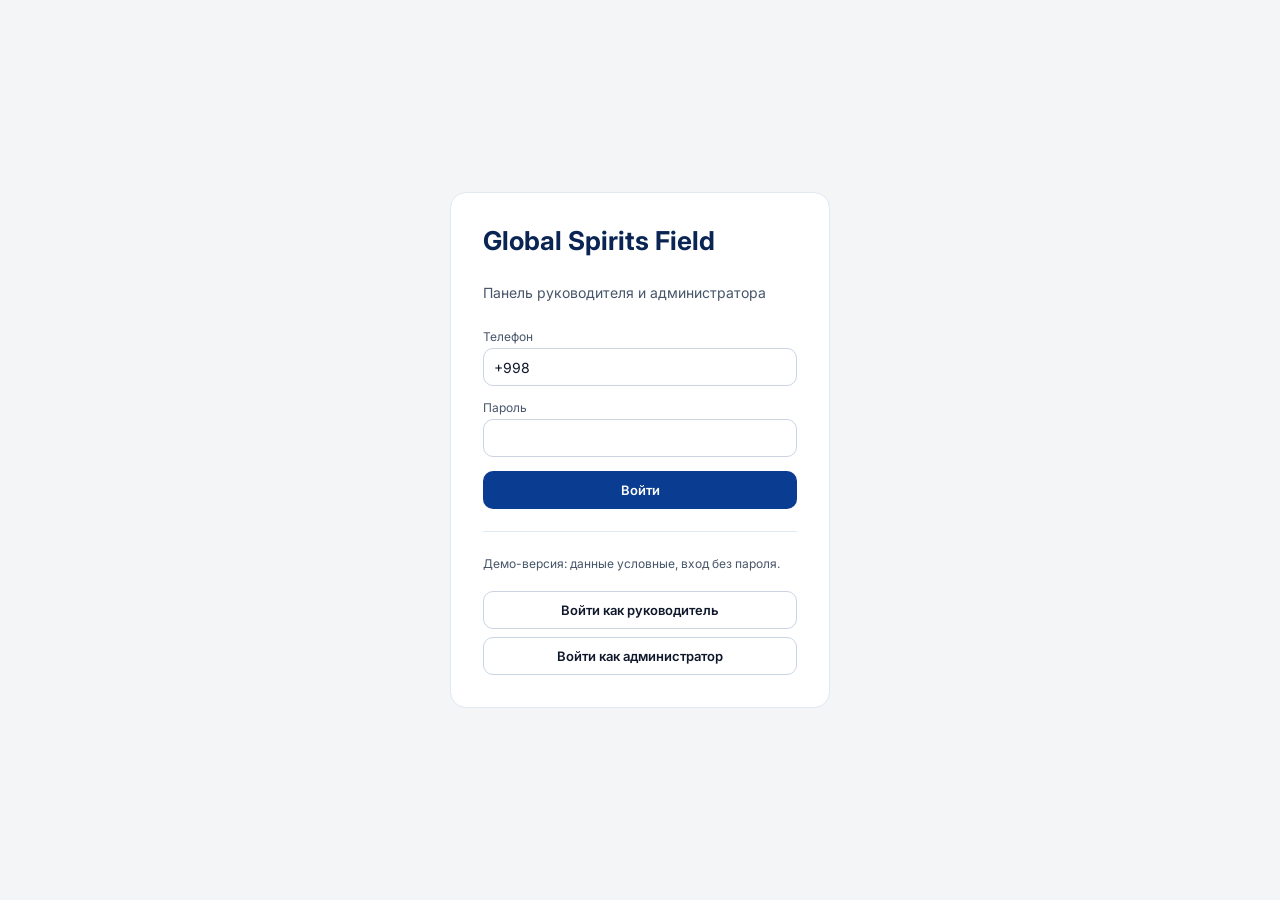
<file: panel/index.html>
<!doctype html>
<html lang="ru">
  <head>
    <meta charset="UTF-8" />
    <meta name="viewport" content="width=device-width, initial-scale=1.0" />
    <title>Global Spirits Field — панель (демо)</title>
    <link rel="preconnect" href="https://fonts.googleapis.com" />
    <link href="https://fonts.googleapis.com/css2?family=Inter:wght@400;500;600;700&display=swap" rel="stylesheet" />
    <link rel="stylesheet" href="./assets/app.css" />
  </head>
  <body>
    <div id="root"></div>
    <script type="module" src="./assets/app.js"></script>
  </body>
</html>
</file>
<file: panel/assets/app.css>
:root{--primary: #0A3D91;--primary-dark: #082F70;--dark: #0A2554;--bg: #F4F5F7;--card: #FFFFFF;--ink: #0F172A;--muted: #475569;--line: #E2E8F0;--good: #15803D;--warn: #B45309;--bad: #B91C1C}*{box-sizing:border-box}body{margin:0;font-family:Inter,system-ui,sans-serif;background:var(--bg);color:var(--ink);font-size:14px}a{color:var(--primary)}h1{font-size:26px;margin:0}h2{font-size:16px;margin:0 0 12px}.muted{color:var(--muted)}.good{color:var(--good)}.warn{color:var(--warn)}.bad,.error{color:var(--bad)}.small{font-size:12px}.shell{display:flex;flex-wrap:wrap;min-height:100vh}.side{flex:1 1 220px;max-width:260px;background:var(--dark);color:#e2e8f0;padding:24px 12px;display:flex;flex-direction:column;gap:2px}.side .brand{display:flex;flex-direction:column;padding:0 12px 20px}.side .brand b{color:#fff;font-size:17px}.side .brand span{color:#94a3b8;font-size:12px}.side a{color:#cbd5e1;text-decoration:none;padding:10px 12px;border-radius:10px}.side a[aria-current=page]{background:#143a78;color:#fff;font-weight:600}.side a:hover{background:#102f63}.side .me{margin-top:auto;padding:16px 12px 0;display:flex;flex-direction:column;gap:2px;border-top:1px solid #1E3A6E}.side .me .muted{color:#94a3b8}.side .me .link{color:#b3ccff;text-align:left;padding:6px 0}.page{flex:999 1 560px;min-width:0;padding:24px 28px 40px;display:flex;flex-direction:column;gap:16px}.page-head{display:flex;flex-wrap:wrap;justify-content:space-between;align-items:center;gap:12px}.actions{display:flex;gap:8px;flex-wrap:wrap}.card{background:var(--card);border:1px solid var(--line);border-radius:14px;padding:16px;overflow-x:auto}.grid2{display:grid;grid-template-columns:repeat(auto-fit,minmax(380px,1fr));gap:16px}.split{display:grid;grid-template-columns:minmax(220px,300px) 1fr;gap:16px;align-items:start}@media(max-width:800px){.split,.grid2{grid-template-columns:1fr}}.kpis{display:grid;grid-template-columns:repeat(auto-fit,minmax(170px,1fr));gap:12px}.kpi{background:var(--card);border:1px solid var(--line);border-radius:14px;padding:14px 16px;display:flex;flex-direction:column;gap:4px}.kpi>span:first-child{color:var(--muted);font-size:13px}.kpi b{font-size:28px}.kpi b small{font-size:16px;color:var(--muted)}.kpi>span:last-child{font-size:12px;font-weight:600}table{width:100%;border-collapse:collapse}th{text-align:left;font-weight:500;color:var(--muted);padding:8px 8px 8px 0;border-bottom:1px solid var(--line);white-space:nowrap}td{padding:10px 8px 10px 0;border-bottom:1px solid #F1F5F9;vertical-align:top}.num{text-align:right}tr.off td{opacity:.55}td input[type=number]{width:70px}.row-actions{display:flex;gap:6px;flex-wrap:wrap;align-items:center}.btn{height:38px;padding:0 16px;border-radius:10px;font:600 13px Inter,sans-serif;cursor:pointer;border:1px solid transparent}.btn.primary{background:var(--primary);color:#fff}.btn.primary:hover:not(:disabled){background:var(--primary-dark)}.btn.secondary{background:#fff;color:var(--ink);border-color:#cbd5e1}.btn.danger{background:#fff;color:var(--bad);border-color:#fca5a5}.btn:disabled{opacity:.5;cursor:default}.link{background:none;border:0;color:var(--primary);cursor:pointer;font:inherit;padding:0}.action{display:inline-flex;flex-direction:column;gap:4px}input,select{height:38px;border:1px solid #CBD5E1;border-radius:10px;padding:0 10px;font:14px Inter,sans-serif;background:#fff;color:var(--ink)}input[type=checkbox]{height:18px;width:18px}.field{display:flex;flex-direction:column;gap:4px;font-size:12px;color:var(--muted)}.form-row{display:flex;flex-wrap:wrap;gap:10px;align-items:flex-end;margin:8px 0 14px}.form-grid{display:grid;grid-template-columns:repeat(auto-fit,minmax(180px,1fr));gap:12px;margin-bottom:14px}.check{display:flex;align-items:center;gap:6px}.segmented{display:flex;background:#e9edf2;border-radius:10px;padding:3px}.segmented button{border:0;background:transparent;border-radius:8px;height:34px;padding:0 14px;font:500 13px Inter,sans-serif;color:var(--muted);cursor:pointer}.segmented button.on{background:#fff;color:var(--ink);font-weight:600;box-shadow:0 1px 2px #0f172a1f}.days{display:flex;gap:3px}.days button{width:30px;height:30px;border-radius:8px;border:1px solid #CBD5E1;background:#fff;font:600 11px Inter,sans-serif;color:var(--muted);cursor:pointer}.days button.on{background:var(--primary);border-color:var(--primary);color:#fff}.days button:disabled{cursor:default}.list{display:flex;flex-direction:column;gap:6px}.list button{text-align:left;background:#fff;border:1px solid var(--line);border-radius:12px;padding:10px 12px;cursor:pointer;display:flex;flex-direction:column;gap:2px;font:inherit;color:inherit}.list button.on{border-color:var(--primary);box-shadow:0 0 0 1px var(--primary)}.list button span{font-size:12px}.alerts{list-style:none;margin:0;padding:0}.alerts li{display:flex;justify-content:space-between;gap:12px;padding:10px 0;border-bottom:1px solid #F1F5F9}.alerts li div{display:flex;flex-direction:column;gap:2px}.alerts li.read b{font-weight:500}.banner{border-radius:12px;padding:12px 16px}.banner.warn{background:#fef3c7;color:#78350f}.login{min-height:100vh;display:flex;align-items:center;justify-content:center;padding:24px}.login form{background:#fff;border:1px solid var(--line);border-radius:16px;padding:32px;width:100%;max-width:380px;display:flex;flex-direction:column;gap:14px}.login h1{color:var(--dark)}.demo-login{display:flex;flex-direction:column;gap:8px;margin-top:8px;border-top:1px solid var(--line);padding-top:12px}.bar{position:relative;height:10px;background:#e2e8f0;border-radius:5px;min-width:80px}.bar .fill{position:absolute;left:0;top:0;bottom:0;border-radius:5px}.bar .fill.good{background:var(--good)}.bar .fill.warn{background:var(--warn)}.bar .fill.bad{background:var(--bad)}.bar .fill.muted{background:#94a3b8}.bar .mark{position:absolute;top:-3px;bottom:-3px;width:2px;background:var(--dark)}
</file>
